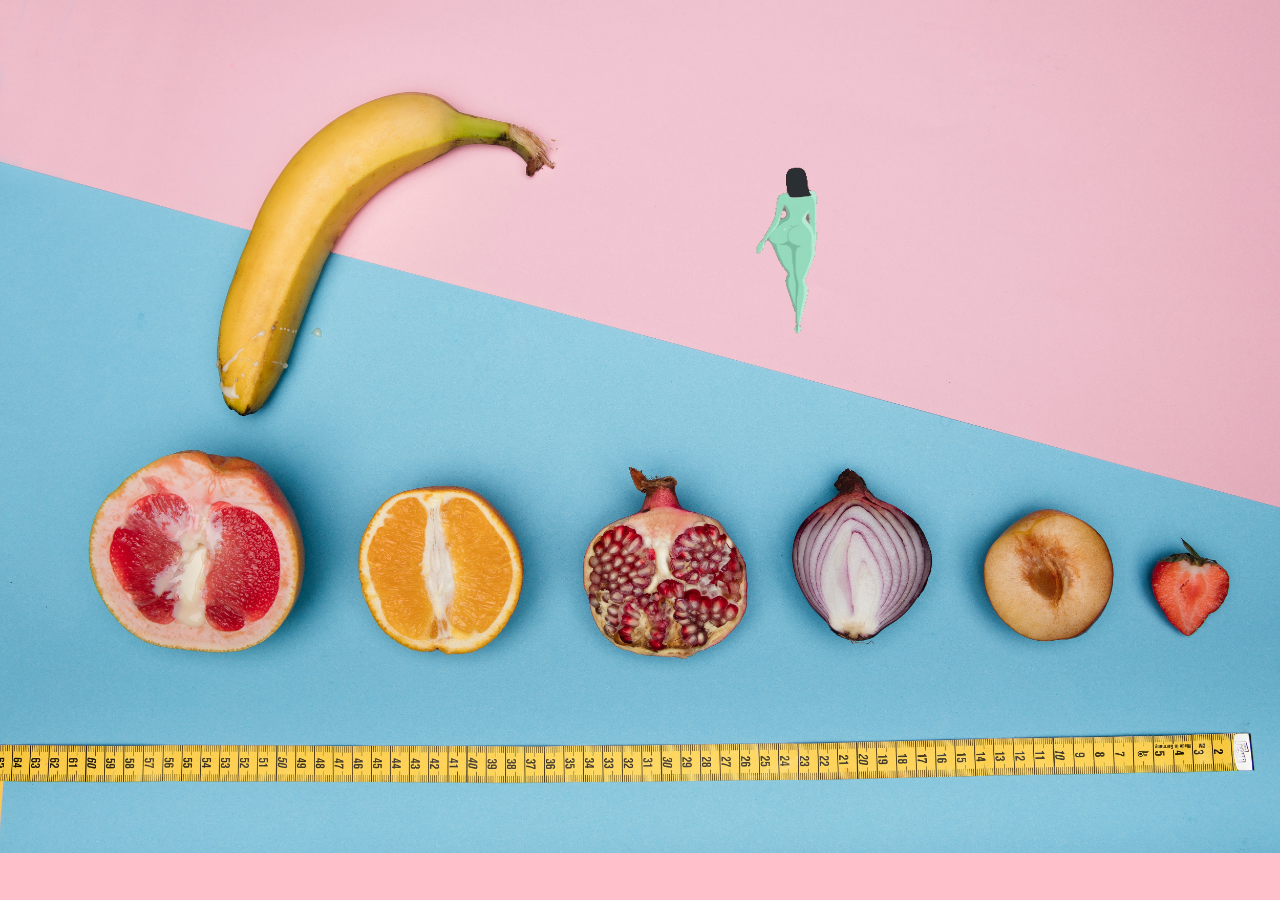
<file: index.html>
<!DOCTYPE html>
<html lang="en">

<head>
  <meta charset="UTF-8">
  <meta http-equiv="X-UA-Compatible" content="IE=edge">
  <meta name="viewport" content="width=device-width, initial-scale=1.0">
  <title>Document</title>
</head>

<body>
  <link rel="stylesheet" href="wellcome.css">

  <body>
    
      <h1>
       <a href="idpage.html"> <div class="well" style="position: absolute;top: 7.5rem;left: 1rem; color: #610521f6;font-family: sans-serif;font-size: 4rem;">WELL</div>

        <div class="scroller">
          <span>
            COME<br />
            CUM<br>
            COME<br />
            CUM <br>
          </span>
      </h1> <img class="lady1" src="walkinglady1.gif">
    </div></a>
  </body>
</body>

</html> 
<!--  -->
</file>
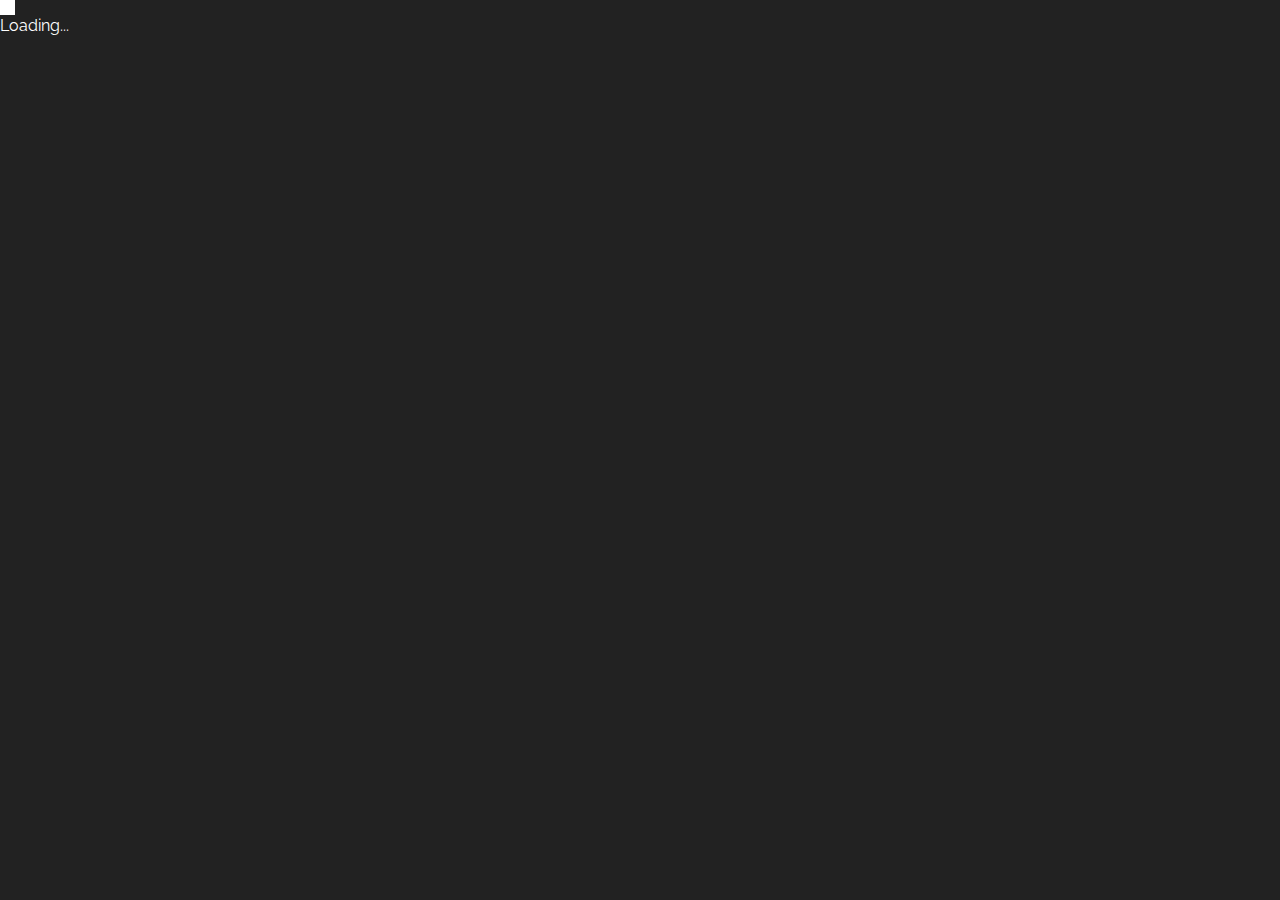
<file: fantasy.html>
<!DOCTYPE html>
<html lang="en">
<head>
  <meta charset="UTF-8">
  <meta http-equiv="X-UA-Compatible" content="IE=edge">
  <meta name="viewport" content="width=device-width, initial-scale=1.0">
  <title>Document</title>
</head>
<body>
  <link rel="stylesheet" href="fantasy.css">
  <div class="flex-container">  
    <div class="spinner"><p>  
      <div class="cube1"></div>  
      <div class="cube2"></div>  
      Loading...  
      </p>  
    </div>  
    <div class="flex-slide home">  
      <div class="flex-title flex-title-home">BDSM</div>  
      <div class="flex-about flex-about-home"><p>BDSM sex is a term for a variety of sexual practices that include bondage, discipline, dominance, submission, and sadism.</p></div>  
    </div>  
    <div class="flex-slide about">  
      <div class="flex-title">ROLE PLAY</div>  
      <div class="flex-about"><p>Role play can boost your confidence, make you more aware of your body and also add spark to your character since you've tried something refreshing and new, which has probably led to great sex.</p></div>  
    </div>  
    <div class="flex-slide work">  
      <div class="flex-title">Locker room</div>  
      <div class="flex-about"><p>No other sex tube is more popular and features more Locker Room scenes than Pornhub!</p>  
         
      </div>  
    </div>  
    <div class="flex-slide contact">  
      <div class="flex-title">Femdom</div>  
          <div class="flex-about">  
            <p>Femdom refers to a woman who is a dominant partner in Soft BDSM sexual activities.</p>  
            
      </div>  
    </div>  
  </div>  
  <script src="https://cdnjs.cloudflare.com/ajax/libs/jquery/3.1.1/jquery.min.js"></script>  
  <script src="https://s3-us-west-2.amazonaws.com/s.cdpn.io/769286/jquery.waitforimages.min.js"></script>  
  <script>(function(){  
    $('.flex-container').waitForImages(function() {  
         $('.spinner').fadeOut();  
    }, $.noop, true);  
    $(".flex-slide").each(function(){  
         $(this).hover(function(){  
              $(this).find('.flex-title').css({  
                   transform: 'rotate(0deg)',  
                   top: '10%'  
              });  
              $(this).find('.flex-about').css({  
                   opacity: '1'  
              });  
         }, function(){  
              $(this).find('.flex-title').css({  
                   transform: 'rotate(90deg)',  
                   top: '15%'  
              });  
              $(this).find('.flex-about').css({  
                   opacity: '0'  
              });  
         })  
    });  
})(); </script>
</body>
</html>
</file>
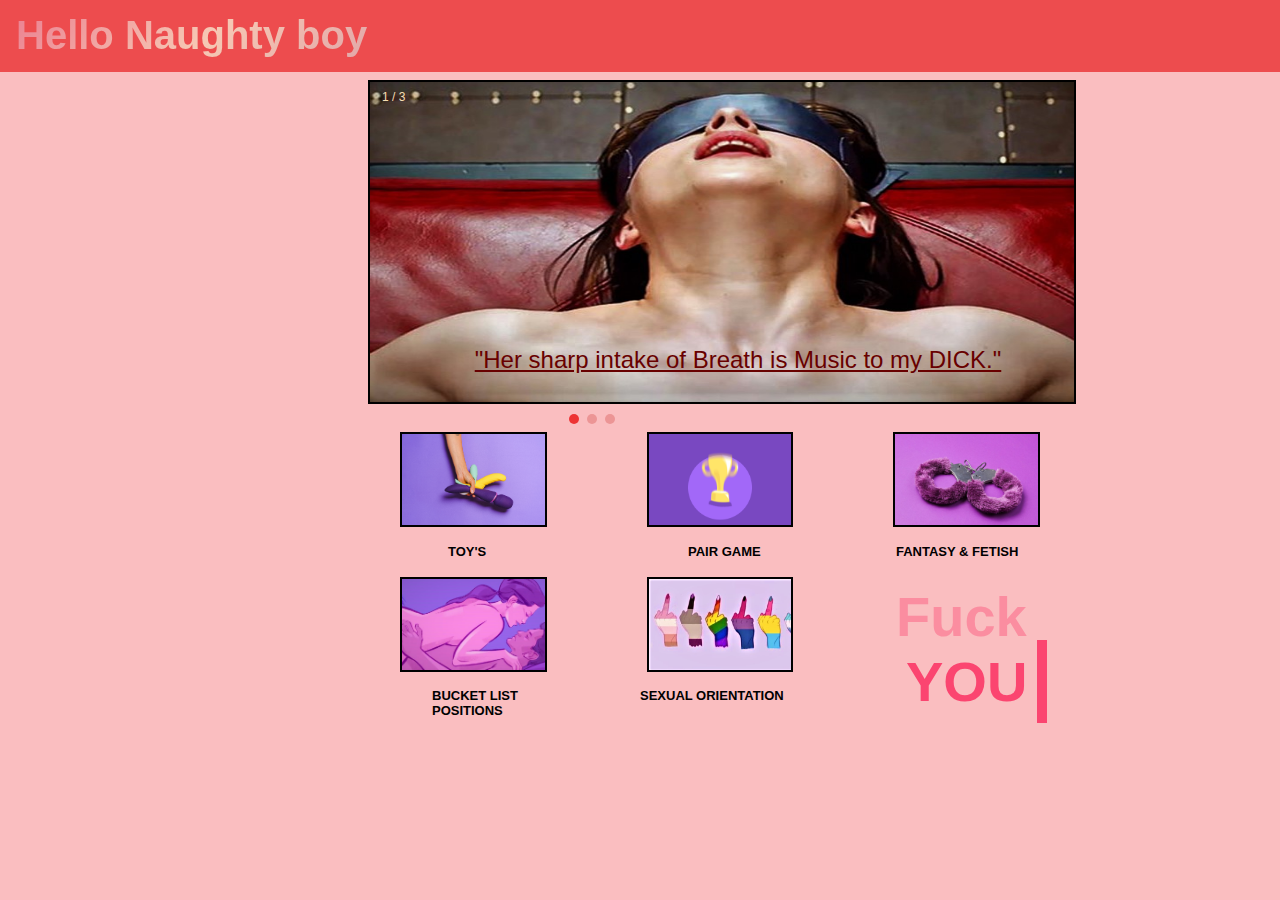
<file: home.html>
<!DOCTYPE html>
<html lang="en">

<head>
    <meta charset="UTF-8">
    <meta http-equiv="X-UA-Compatible" content="IE=edge">
    <meta name="viewport" content="width=device-width, initial-scale=1.0">
    <title>Document</title>
</head>

<body>
    <link rel="stylesheet" href="home.css">
    <header>
        <h1>
            <div class="container">
                <div class="row">
                    <div class="col-md-12 text-center">
                        <h3 class="animate-charcter"> Hello Naughty boy</h3>
                    </div>
                </div>
            </div>
        </h1>

        <!------------------------ -->




        <!-- ---------------------- -->
    </header>
    <main class="slides">
        <div class="slideshow-container">

            <div class="mySlides fade">
                <div class="numbertext">1 / 3</div>
                <img src="slide1.jpg" style="width: 44rem;height: 20rem;">
                <div class="text"
                    style="text-decoration: underline;font-size: large; color: rgb(104, 0, 0);position: absolute;top: 16rem;font-size: 1.5rem;left: 1rem;">
                    "Her sharp intake of Breath is Music to my DICK."</div>
            </div>

            <div class="mySlides fade">
                <div class="numbertext">2 / 3</div>
                <img src="slide2.jpg" style="width: 44rem;height: 20rem;">

                <div class="text"
                    style="text-decoration: underline;font-size: large; color: beige;position: absolute;top: 6rem;left: 11rem;font-size: 1.5rem;">
                    "You have done well in the <br>Oral portion of the Exam".</div>
            </div>

            <div class="mySlides fade">
                <div class="numbertext">3 / 3</div>
                <img src="slide3.jpg" style="width: 44rem;height: 20rem;">
                <div class="text"
                    style="text-decoration: underline;font-size: large; color: white; letter-spacing: 4px; ">Handsome TO
                    Threesomes</div>
            </div>

        </div>
        <br>

        <div style="text-align:center">
            <span class="dot"></span>
            <span class="dot"></span>
            <span class="dot"></span>
        </div>

        <script>
            let slideIndex = 0;
            showSlides();

            function showSlides() {
                let i;
                let slides = document.getElementsByClassName("mySlides");
                let dots = document.getElementsByClassName("dot");
                for (i = 0; i < slides.length; i++) {
                    slides[i].style.display = "none";
                }
                slideIndex++;
                if (slideIndex > slides.length) { slideIndex = 1 }
                for (i = 0; i < dots.length; i++) {
                    dots[i].className = dots[i].className.replace(" active", "");
                }
                slides[slideIndex - 1].style.display = "block";
                dots[slideIndex - 1].className += " active";
                setTimeout(showSlides, 6000); // Change image every 6 seconds
            }
        </script>
    </main>
    <main class="options">
        <div class="buttons-cointainers">
            <a href="toys.html" class="grid-item"
                style="background-image: url('pair-\ \(2\).jpg') ; background-size: cover;"></a>
            <a href="pair.html" class="grid-item"
                style="background-image: url('Trophy\ Animation.gif') ; background-size: 100%;"></a>
            <a href="fantasy.html" class="grid-item"
                style="background-image: url('fantasybutton.jpg') ; background-size: 100%;"></a>
            <a href="positions.html" class="grid-item"
                style="background-image: url('positionbutton.jpeg') ; background-size: cover;"></a>
            <a href="quiz.html" class="grid-item"
                style="background-image: url('orienbutton.jpeg') ; background-size: cover; background-repeat: no-repeat;"></a>
            
        </div>
        <div class="container">
            <h2 class="title">
                <span class="title-word title-word-1" style="position: absolute;
              top: 34rem;
              left: 28rem;
              font-size: small;">TOY'S</span>
            </h2>
            <h2 class="title">
                <span class="title-word title-word-1" style="position: absolute;
              top: 43rem;
              left: 27rem;
              font-size: small;">BUCKET LIST<BR>POSITIONS</span>
            </h2>
            <h2 class="title">
                <span class="title-word title-word-1" style="position: absolute;
              top: 34rem;
              left: 56rem;
              font-size: small;">FANTASY & FETISH</span>
            </h2>
            <h2 class="title">
                <span class="title-word title-word-1" style="position: absolute;
              top: 43rem;
              left: 40rem;
              font-size: small;">SEXUAL ORIENTATION</span>
            </h2>
            <h2 class="title">
                <span class="title-word title-word-1" style="position: absolute;
              top: 34rem;
              left: 43rem;
              font-size: small;">PAIR GAME</span>
            </h2>
        </div>
        
            <p class="typewriter">Fuck<br>
              <span data-text="You, Her, Everyone"></span>
            </p>
          <script>var span = document.querySelector(".typewriter span");
            var textArr = span.getAttribute("data-text").split(", "); 
            var maxTextIndex = textArr.length; 
            
            var sPerChar = 0.15; 
            var sBetweenWord = 1.5;
            var textIndex = 0; 
            
            typing(textIndex, textArr[textIndex]); 
            
            function typing(textIndex, text) {
                var charIndex = 0; 
                var maxCharIndex = text.length - 1; 
                
                var typeInterval = setInterval(function () {
                    span.innerHTML += text[charIndex]; 
                    if (charIndex == maxCharIndex) {
                        clearInterval(typeInterval);
                        setTimeout(function() { deleting(textIndex, text) }, sBetweenWord * 1000); 
                        
                    } else {
                        charIndex += 1; 
                    }
                }, sPerChar * 1000); 
            }
            
            function deleting(textIndex, text) {
                var minCharIndex = 0; 
                var charIndex = text.length - 1; 
            
                var typeInterval = setInterval(function () {
                    span.innerHTML = text.substr(0, charIndex); 
                    if (charIndex == minCharIndex) {
                        clearInterval(typeInterval);
                        textIndex + 1 == maxTextIndex ? textIndex = 0 : textIndex += 1; 
                        setTimeout(function() { typing(textIndex, textArr[textIndex]) }, sBetweenWord * 1000); 
                    } else {
                        charIndex -= 1; 
                    }
                }, sPerChar * 1000); 
            }</script>
    </main>
    <footer></footer>
</body>

</html>
</file>
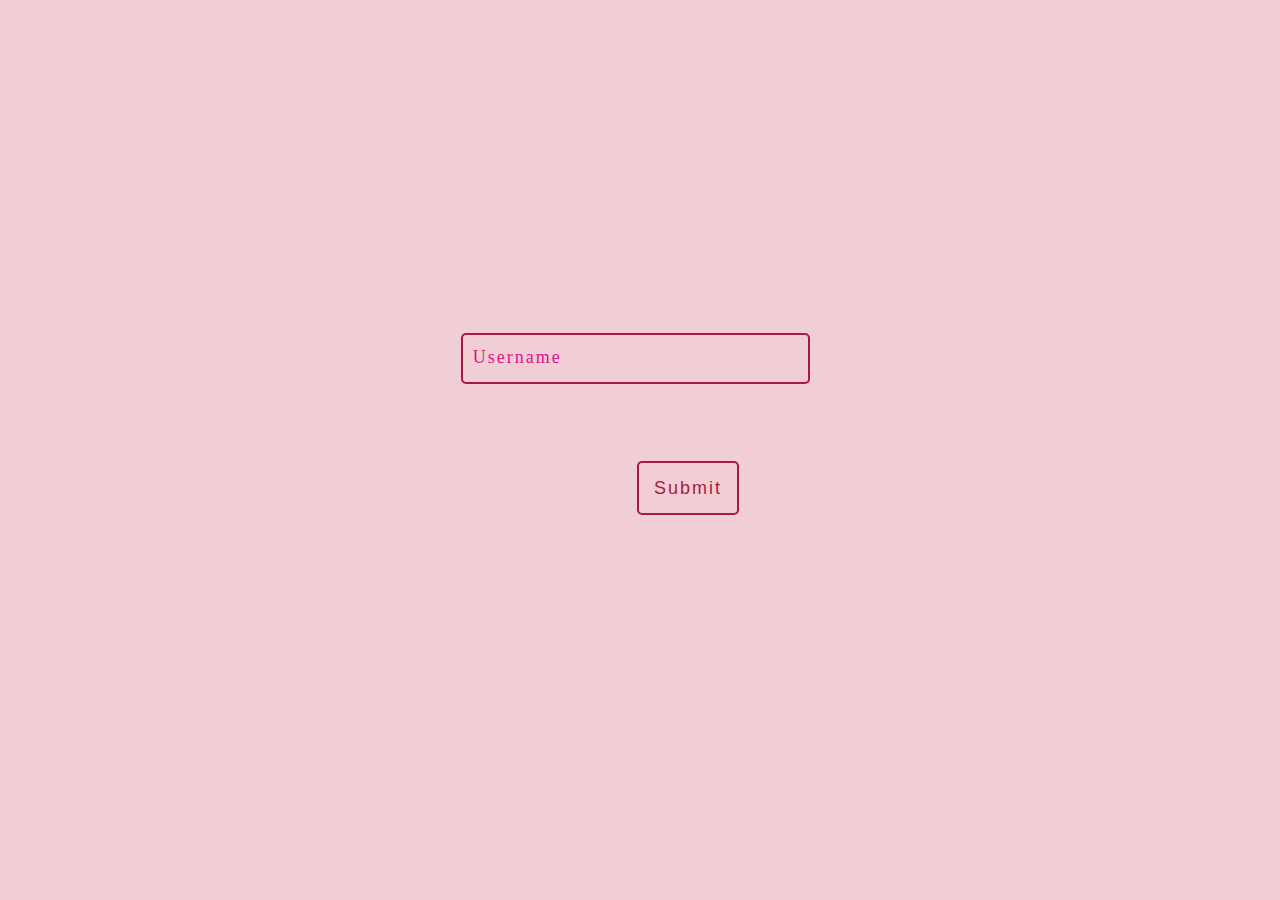
<file: idpage.html>
<!DOCTYPE html>
<html lang="en">

<head>
    <meta charset="UTF-8">
    <meta http-equiv="X-UA-Compatible" content="IE=edge">
    <meta name="viewport" content="width=device-width, initial-scale=1.0">
    <title>Document</title>
</head>
<link rel="stylesheet" href="idpage.css">

<body>
    <div class="input-coitainer" style="justify-content: center;position: relative;width: 25%;top: 37vh;left: 36%;">
        <input type="text" id="username" class="text-input" autocomplete="off" placeholder="Enter your Name"
            required="">
        <label class="label" for="username">Username</label>
       <a href="home.html"><button class="submit">Submit</button></a>
    </div>
    <!-- Code injected by live-server -->

</body>

</html>
</file>
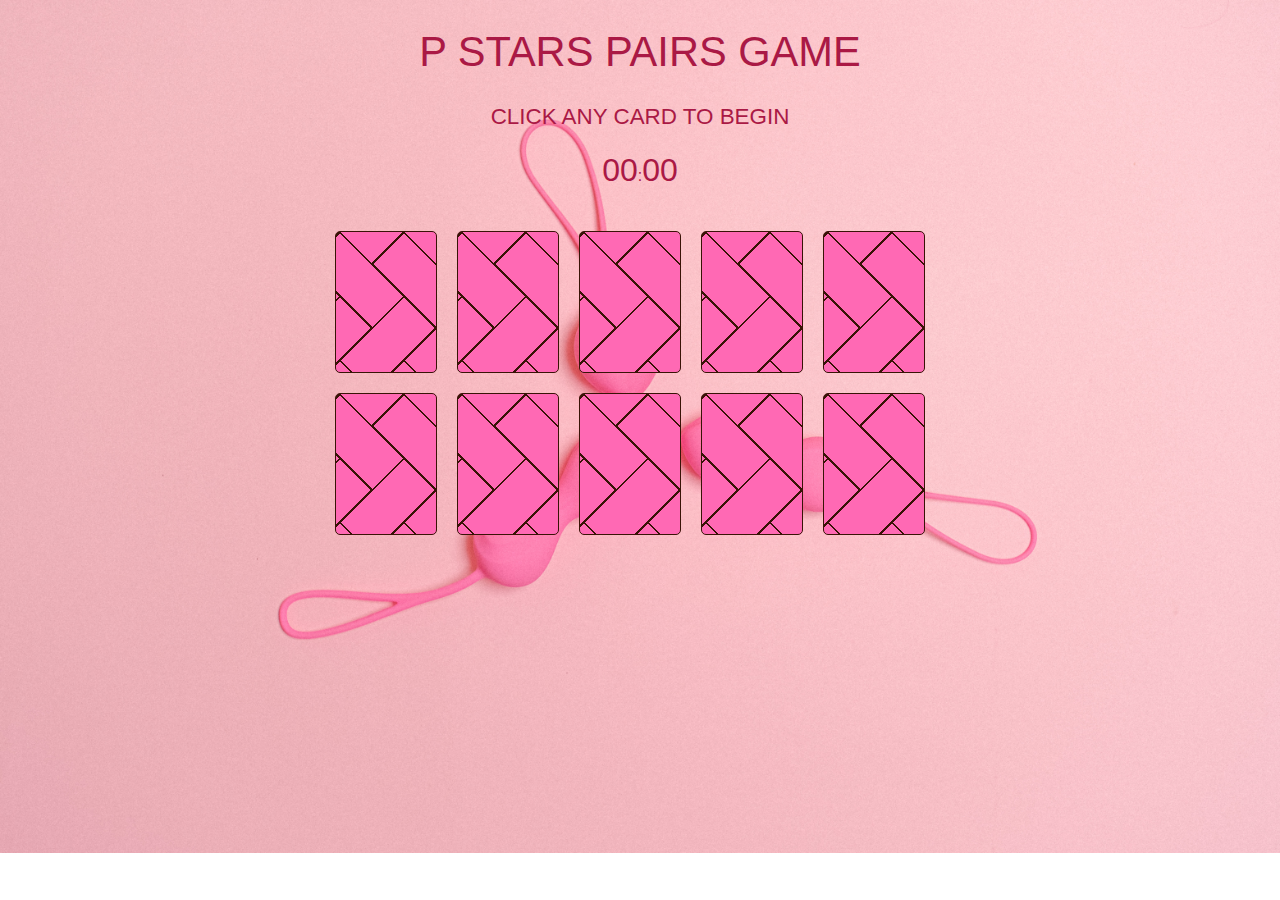
<file: pair.html>
<!DOCTYPE html>
<html lang="en">
<head>
    <meta charset="UTF-8">
    <meta http-equiv="X-UA-Compatible" content="IE=edge">
    <meta name="viewport" content="width=device-width, initial-scale=1.0">
    <title>Document</title>
</head>
<body>
    <link rel="stylesheet" href="pair.css">
    <div class="wrapper">  
        <h1>P Stars pairs Game</h1>  
        <h3>Click any card to begin</h3>  
        <p><span id="seconds">00</span>:<span id="tens">00</span></p>  
        <p id ="text" style="font-size: 2rem; text-decoration: underline;"></p>  
        <div id="container">  
        </div>  
       </div>
       <script>
            var myCards = document.getElementById('container');  
 var resultsArray = [];  
 var counter = 0;  
 var text = document.getElementById('text');  
 var seconds = 00;   
 var tens = 00;   
 var appendTens = document.getElementById("tens");  
 var appendSeconds = document.getElementById("seconds");  
 var Interval ;  
 var images = [  
  'sass',   
  'git',   
  'gulp',   
  'css',   
  'grunt'  
 ];  
 var clone = images.slice(0); // duplicate array  
 var cards = images.concat(clone); // merge to arrays   
 // Shufffel function  
 function shuffle(o){  
  for(var j, x, i = o.length; i; j = Math.floor(Math.random() * i), x = o[--i],  o[i] = o[j], o[j] = x);  
  return o;  
 }  
 shuffle(cards);  
 for (var i = 0; i < cards.length; i++) {  
  card = document.createElement('div');  
  card.dataset.item = cards[i];  
  card.dataset.view = "card";  
  myCards.appendChild(card);  
  card.onclick = function () {  
   if (this.className != 'flipped' && this.className != 'correct'){  
     this.className = 'flipped';  
     var result = this.dataset.item;  
     resultsArray.push(result);  
     clearInterval(Interval);  
     Interval = setInterval(startTimer, 10);  
   }  
   if (resultsArray.length > 1) {  
    if (resultsArray[0] === resultsArray[1]) {  
     check("correct");  
     counter ++;  
     win();  
     resultsArray = [];  
    } else {  
     check("reverse");  
     resultsArray = [];  
    }  
   }  
  }  
 };  
 var check = function(className) {  
  var x = document.getElementsByClassName("flipped");  
  setTimeout(function() {  
   for(var i = (x.length - 1); i >= 0; i--) {  
    x[i].className = className;  
   }  
  },500);  
 }  
 var win = function () {  
  if(counter === 5) {  
   clearInterval(Interval);  
   text.innerHTML = "Your time was " + seconds + ":" + tens +" Now Fuck Off ";  
  }   
 }  
 function startTimer () {  
  tens++;   
  if(tens < 9){  
   appendTens.innerHTML = "0" + tens;  
  }  
  if (tens > 9){  
   appendTens.innerHTML = tens;  
  }   
  if (tens > 99) {  
   seconds++;  
   appendSeconds.innerHTML = "0" + seconds;  
   tens = 0;  
   appendTens.innerHTML = "0" + 0;  
  }  
  if (seconds > 9){  
   appendSeconds.innerHTML = seconds;  
  }  
 } 
       </script>
</body>
</html>
</file>
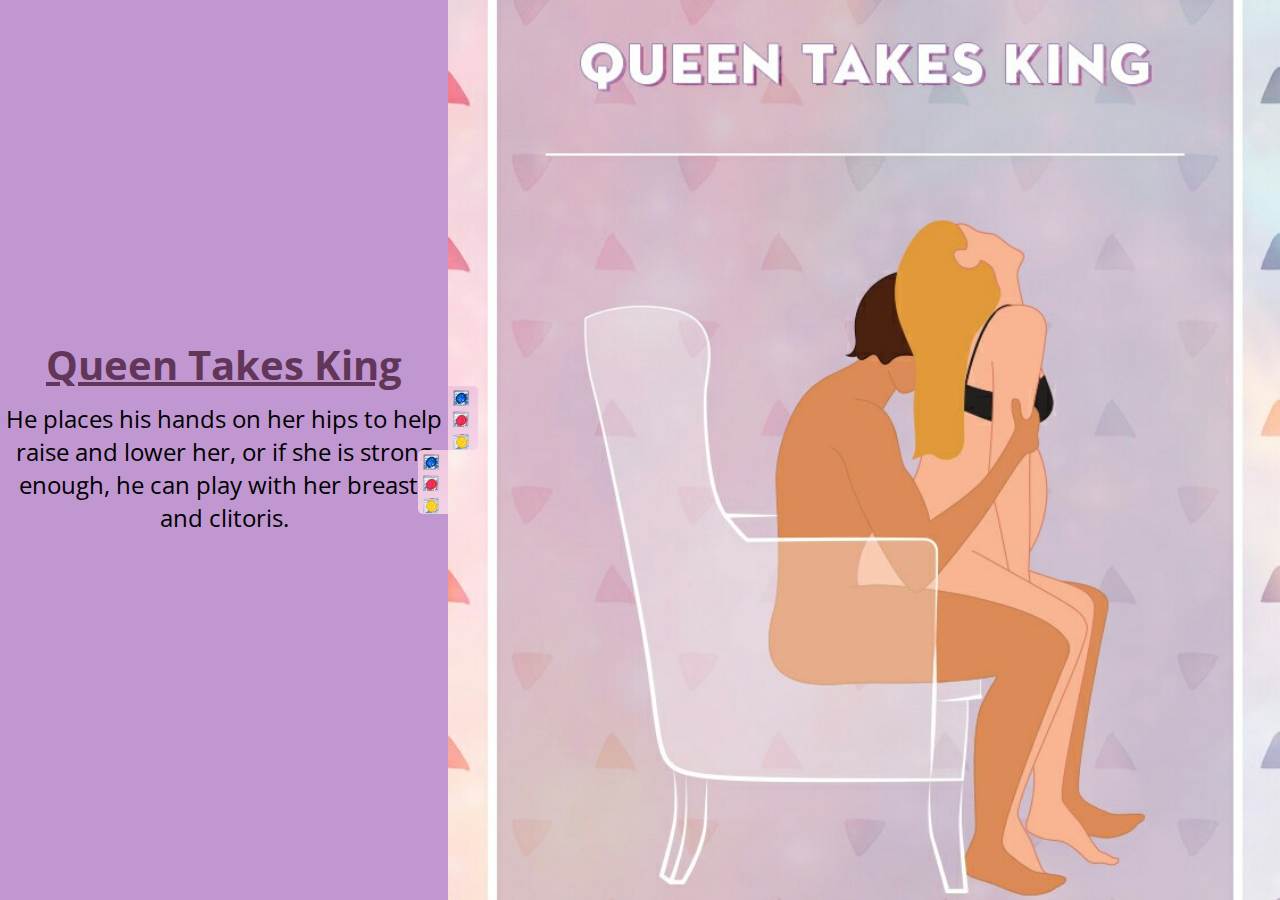
<file: positions.html>
<!DOCTYPE html>
<html lang="en">

<head>
  <meta charset="UTF-8">
  <meta http-equiv="X-UA-Compatible" content="IE=edge">
  <meta name="viewport" content="width=device-width, initial-scale=1.0">
  <title>Document</title>
</head>

<body>
  <link rel="stylesheet" href="positions.css">
  <div class="slider-container">
    <div class="left-slide">
      <div style="background-color:#f8ce8a">
        <h1 style="color: #ff9d00;text-decoration: underline;">Belt Bondage</h1>
        <p style="text-align: center;font-size: 1.5rem;color: black;">Being on top allows her to rub her clit against his pelvic bone or reach down with her fingers for some extra stimulation.</p>
      </div>
      <div style="background-color: #ffaebc">
        <h1 style="color: #ec2e4e;text-decoration: underline;">Hands Behind Ankle</h1>
        <p style="text-align: center;font-size: 1.5rem;color: black;">Entering into the kinky portion of our list, this is a position that you’ll want a comfortable pair of cuffs, a good deal of flexibility and some pre-game discussion.</p>
      </div>
      <div style="background-color: #b4f8c8">
        <h1 style="color: #11ec53;text-decoration: underline;">Women On Top</h1>
        <p style="text-align: center;font-size: 1.5rem;color: black;">Similar to cowgirl, the woman climbs on top of you but lies chest to chest, like an inverted missionary position. </p>
      </div>
      <div style="background-color: #a0e7e5">
        <h1 style="color: rgb(75, 75, 235);text-decoration: underline;">Standing Ovation</h1>
        <p style="text-align: center;font-size: 1.5rem;color: black;">Standing sex positions can be an incredibly hot way to change things up if you and your partner find yourself in the same old positions time and time again.</p>
      </div>
      <div style="background-color: #c197d2">
      <h1 style="color: #613659;text-decoration: underline;">Queen Takes King</h1>
      <p style="text-align: center;font-size: 1.5rem;color: black;">He places his hands on her hips to help raise and lower her, or if she is strong enough, he can play with her breasts and clitoris.</p>
      </div>
    </div>
    <div class="right-slide">
      <div style="  
       background-image:  url(queentakesking.jpg);  
      "></div>
      <div style="  
         background-image:  url(standing-room-only.png);  
      "></div>
      <div style="  
         background-image:  url(woman-on-top-sex-position_1024x1024.png);"></div>
      <div style="background-image: url(hands-behind-ankle.png); "></div>
      <div style="background-image: url(beltbondage.jpg); "></div>
    </div>
    <div class="action-buttons">
      <button class="down-button">
        <i class="fas fa-arrow-down"></i>
      </button>
      <button class="up-button">
        <i class="fas fa-arrow-up"></i>
      </button>
    </div>
  </div>
  <script> const sliderContainer = document.querySelector(".slider-container");
    const slideRight = document.querySelector(".right-slide");
    const slideLeft = document.querySelector(".left-slide");
    const upButton = document.querySelector(".up-button");
    const downButton = document.querySelector(".down-button");
    const slidesLength = slideRight.querySelectorAll("div").length;
    let activeSlideIndex = 0;
    slideLeft.style.top = `-${(slidesLength - 1) * 100}vh`;
    const changeSlide = (direction) => {
      const sliderHeight = sliderContainer.clientHeight;
      if (direction === "up") {
        activeSlideIndex++;
        if (activeSlideIndex > slidesLength - 1) activeSlideIndex = 0;
      } else if (direction === "down") {
        activeSlideIndex--;
        if (activeSlideIndex < 0) activeSlideIndex = slidesLength - 1;
      }
      slideRight.style.transform = `translateY(-${activeSlideIndex * sliderHeight
        }px)`;
      slideLeft.style.transform = `translateY(${activeSlideIndex * sliderHeight
        }px)`;
    };
    upButton.addEventListener("click", () => changeSlide("up"));
    downButton.addEventListener("click", () => changeSlide("down"));</script>
</body>

</html>
</file>
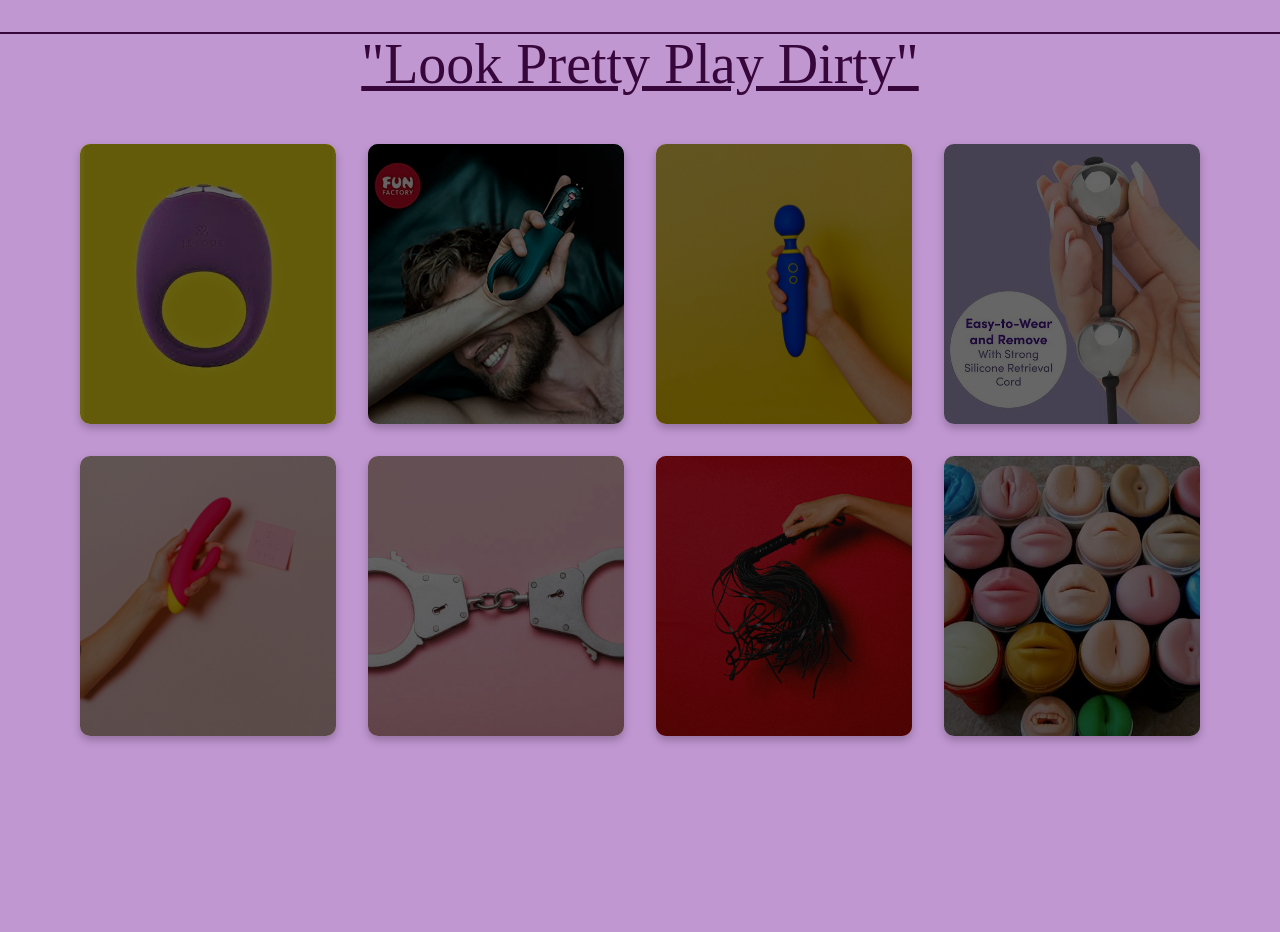
<file: toys.html>
<!DOCTYPE html>
<html lang="en">
<head>
    <meta charset="UTF-8">
    <meta http-equiv="X-UA-Compatible" content="IE=edge">
    <meta name="viewport" content="width=device-width, initial-scale=1.0">
    <title>Document</title>
</head>
<header>
  <hr>
</header>
<body>
    <link rel="stylesheet" href="toys.css">
    <div class="wrapper">
        <h1>"Look Pretty Play Dirty"</h1>
        <div class="cols">
            <div class="col" ontouchstart="this.classList.toggle('hover');">
              <div class="container">
                <div class="front" style="background-image: url(toy\ 8.jpg)">
                  
                </div>
                <div class="back">
                  <div class="inner">
                    <p>Cock Ring</p>
                  </div>
                </div>
              </div>
            </div>
            <div class="col" ontouchstart="this.classList.toggle('hover');">
              <div class="container">
                <div class="front" style=" background-image: url(toy\ 1.jpg)">
                  
                </div>
                <div class="back">
                  <div class="inner">
                    <p>Vibrating Stroker</p>
                  </div>
                </div>
              </div>
            </div>
            <div class="col" ontouchstart="this.classList.toggle('hover');">
              <div class="container">
                <div class="front" style="background-image: url(toy2.jpg)">
                
                </div>
                <div class="back">
                  <div class="inner">
                    <p>Round Head Vibrators</p>
                  </div>
                </div>
              </div>
            </div>
            <div class="col" ontouchstart="this.classList.toggle('hover');">
              <div class="container">
                <div class="front" style="background-image: url(toy\ 3.jpeg)">
                
                </div>
                <div class="back">
                  <div class="inner">
                    <p> Anal Beads</p>
                  </div>
                </div>
              </div>
            </div>
            <div class="col" ontouchstart="this.classList.toggle('hover');">
              <div class="container">
                <div class="front" style="background-image: url(toy\ 4.jpg)">
                 
                </div>
                <div class="back">
                  <div class="inner">
                    <p> Rabbit Vibrators</p>
                  </div>
                </div>
              </div>
            </div>
            <div class="col" ontouchstart="this.classList.toggle('hover');">
              <div class="container">
                <div class="front" style ="background-image: url(toy\ 5.jpeg)">
                 
                </div>
                <div class="back">
                  <div class="inner">
                    <p> Kinky Hand Cuffs</p>
                  </div>
                </div>
              </div>
            </div>
            <div class="col" ontouchstart="this.classList.toggle('hover');">
              <div class="container">
                <div class="front" style="background-image: url(toy\ 6.jpg)">
                 
                </div>
                <div class="back">
                  <div class="inner">
                    <p> Flogger</p>
                  </div>
                </div>
              </div>
            </div>
            <div class="col" ontouchstart="this.classList.toggle('hover');">
              <div class="container">
                <div class="front" style="background-image: url(toy\ 7.jpeg)">
                  
                </div>
                <div class="back">
                  <div class="inner">
                    <p>Silicon Oral Pink Lady<p>
                  </div>
                </div>
              </div>
            </div>
          </div>
       </div>
</body>
</html>
</file>
<file: wellcome.css>
*{margin: 0;
padding: 0;
height: 100%;
width: 100%;
}

body {
width: 100vw;
height: 100vh;
background:pink;
background-image: url(banana.jpg);
background-size: 100%;
background-repeat: no-repeat;

}
.lady1{
  height: 14rem;
    width: 24rem;
    position: absolute;
    top: 14%;
    left: 47%;
}
.well{
  text-transform: uppercase;
  letter-spacing: 8px;
overflow: hidden;
font-size: .6rem;
width: 0;
white-space: nowrap;
animation: 
  typing 5s forwards  ease-in-out;
width: 0;
}
@keyframes typing {
from { width: 0 ;color:#bc3247;}
to { width: 100% ; color: #a11a42f6;}
}

h1 {
font-weight: normal;
font-size: xxx-large;
position: absolute;
  width: 30%;
  padding: 2.6em 3.8em;
  cursor: pointer;
  top: 7.5rem;
  left: 35%;
  height: 7.5rem;
  
}


/* Scroller styling */
.scroller {
height: 1.2em;
line-height: 1.2em;
position: absolute;
overflow: hidden;
width: 10em;
}

.scroller>span {
position: absolute;
letter-spacing: 4px;
  top: 6rem;
  left: 2rem;
  animation: slide 8s infinite;
  color: #593251;
  font-size: -webkit-xxx-large;
}

@keyframes slide {
0% {
    top: 0;
}

25% {
    top: -1.2em;
}

50% {
    top: -2.4em;
}

75% {
    top: -3.6em;
}
}
</file>
<file: fantasy.css>
@import url('https://fonts.googleapis.com/css?family=Raleway');  
  
body {  
     margin: 0;  
     padding: 0;  
     font-family: 'Raleway', sans-serif;  
}  
.flex-container {  
     position: absolute;  
     height: 100vh;  
     width: 100%;  
     display: -webkit-flex; /* Safari */  
     display: flex;  
     overflow: hidden;  
     @media screen and (max-width: 768px) {  
          flex-direction: column;  
     }  
}  
.flex-title {  
     color: #f1f1f1;  
     position: relative;  
     font-size: 6vw;  
     margin: auto;  
     text-align: center;  
     transform: rotate(90deg);  
     top: 15%;  
     -webkit-transition: all 500ms ease;  
     -moz-transition: all 500ms ease;  
     -ms-transition: all 500ms ease;  
     -o-transition: all 500ms ease;  
     transition: all 500ms ease;  
     @media screen and (max-width: 768px) {  
          transform: rotate(0deg) !important;  
     }  
}  
.flex-about {  
     opacity: 0;  
     color: #f1f1f1;  
     position: relative;  
     width: 70%;  
     font-size: 2vw;  
     padding: 5%;  
     top: 20%;  
     border: 2px solid #f1f1f1;  
     border-radius: 10px;  
     line-height: 1.3;  
     margin: auto;  
     text-align: left;  
     transform: rotate(0deg);  
     -webkit-transition: all 500ms ease;  
     -moz-transition: all 500ms ease;  
     -ms-transition: all 500ms ease;  
     -o-transition: all 500ms ease;  
     transition: all 500ms ease;  
     @media screen and (max-width: 768px) {  
          padding: 0%;  
          border: 0px solid #f1f1f1;  
     }  
}  
.flex-slide {  
     -webkit-flex: 1; /* Safari 6.1+ */  
     -ms-flex: 1; /* IE 10 */    
     flex: 1;  
     cursor: pointer;  
     -webkit-transition: all 500ms ease;  
     -moz-transition: all 500ms ease;  
     -ms-transition: all 500ms ease;  
     -o-transition: all 500ms ease;  
     transition: all 500ms ease;  
     @media screen and (max-width: 768px) {  
          overflow: auto;  
          overflow-x: hidden;  
     }  
}  

.flex-slide:hover {  
     -webkit-flex-grow: 3;  
     flex-grow: 3;  
}  
.home {  
     height: 100vh;  
     background:linear-gradient(rgba(0, 0, 0, 0.5), rgba(0, 0, 0, 0.5)),url(bdsbutton.jpg);  
     background-size: 33%;  
     background-position: center center;  
     background-attachment: fixed;  
     @media screen and (min-width: 768px) {  
          animation: aboutFlexSlide $defaultSeconds 1;  
          animation-delay: 0s;  
     }  
}  
@keyframes aboutFlexSlide {  
     0% {  
          -webkit-flex-grow: 1;  
          flex-grow: 1;  
     }  
     50% {  
          -webkit-flex-grow: 3;  
          flex-grow: 3;  
     }  
     100% {  
          -webkit-flex-grow: 1;  
          flex-grow: 1;  
     }  
}  
.flex-title-home {  
     @media screen and (min-width: 768px) {  
          transform: rotate(90deg);  
          top: 15%;  
          animation: aboutFlexSlide $defaultSeconds 1;  
          animation-delay: 0s;  
     }  
}  
@keyframes homeFlextitle {  
     0% {  
          transform: rotate(90deg);  
          top: 15%;  
     }  
     50% {  
          transform: rotate(0deg);  
          top: 15%;  
     }  
     100% {  
          transform: rotate(90deg);  
          top: 15%;  
     }  
}  
.flex-about-home {  
     opacity: 0;  
     @media screen and (min-width: 768px) {  
          animation: aboutFlexSlide $defaultSeconds 1;  
          animation-delay: 0s;  
     }  
}  
@keyframes flexAboutHome {  
     0% {  
          opacity: 0;  
     }  
     50% {  
          opacity: 1;  
     }  
     100% {  
          opacity: 0;  
     }  
}  
.about {  
     background: linear-gradient(rgba(0, 0, 0, 0.5), rgba(0, 0, 0, 0.5)), url(roleplaybutton.jpg);  
     background-size: -3%;  
     background-position: center center;  
     background-attachment: fixed;       
}  
.contact-form {  
     width: 100%;  
}  
input {  
     width: 100%;  
}  
textarea {  
     width: 100%;       
}  
.contact {  
          background:linear-gradient(rgba(0, 0, 0, 0.5), rgba(0, 0, 0, 0.5)), url(fdombutton.jpeg);  
     background-size: 33%;  
     background-position: center center;  
     background-attachment: fixed;  
}  
.work {  
          background: linear-gradient(rgba(0, 0, 0, 0.5), rgba(0, 0, 0, 0.5)),url(lroombutton.jpeg);  
     background-size: 47%;  
     background-position: center center;  
     background-attachment: fixed;  
}  
 
.spinner {  
     position: fixed;  
     top: 0;  
     left: 0;  
     background: #222;  
     height: 100%;  
     width: 100%;  
     z-index: 11;  
     margin-top: 0;  
     color: #fff;  
     font-size: 1em;  
}  
.cube1, .cube2 {  
 background-color: #fff;  
 width: 15px;  
 height: 15px;  
 position: absolute;  
 top: 0;  
 left: 0;  
 -webkit-animation: sk-cubemove 1.8s infinite ease-in-out;  
 animation: sk-cubemove 1.8s infinite ease-in-out;  
}  
.cube2 {  
 -webkit-animation-delay: -0.9s;  
 animation-delay: -0.9s;  
}  
@-webkit-keyframes sk-cubemove {  
 25% { -webkit-transform: translateX(42px) rotate(-90deg) scale(0.5) }  
 50% { -webkit-transform: translateX(42px) translateY(42px) rotate(-180deg) }  
 75% { -webkit-transform: translateX(0px) translateY(42px) rotate(-270deg) scale(0.5) }  
 100% { -webkit-transform: rotate(-360deg) }  
}  
@keyframes sk-cubemove {  
 25% {   
  transform: translateX(42px) rotate(-90deg) scale(0.5);  
  -webkit-transform: translateX(42px) rotate(-90deg) scale(0.5);  
 } 50% {   
  transform: translateX(42px) translateY(42px) rotate(-179deg);  
  -webkit-transform: translateX(42px) translateY(42px) rotate(-179deg);  
 } 50.1% {   
  transform: translateX(42px) translateY(42px) rotate(-180deg);  
  -webkit-transform: translateX(42px) translateY(42px) rotate(-180deg);  
 } 75% {   
  transform: translateX(0px) translateY(42px) rotate(-270deg) scale(0.5);  
  -webkit-transform: translateX(0px) translateY(42px) rotate(-270deg) scale(0.5);  
 } 100% {   
  transform: rotate(-360deg);  
  -webkit-transform: rotate(-360deg);  
 }  
}
</file>
<file: home.css>
* {
    margin: 0;
    padding: 0;
}

body {
    height: 100%;
    width: 100%;
    background-color: #fabec0;
}

header {
  background-color: #ed4c4e;
  height: 8vh;
    width: 100%;
}

h1 {
  font-size: small;
  position: absolute;
  top: 0.8rem;
  left: 1rem;
}




.animate-charcter
{
  background-image: linear-gradient(
    -225deg,
    #eb8191 0%,
    #f6c8b4 29%,
    #d794a1 67%,
    #ccf1e5 100%
  );
  background-size: auto auto;
  background-clip: border-box;
  background-size: 200% auto;
  color: #fff;
  background-clip: text;
  text-fill-color: transparent;
  -webkit-background-clip: text;
  -webkit-text-fill-color: transparent;
  animation: textclip 6s linear infinite;
  display: inline-block;
      font-size: 2.5rem;
}

@keyframes textclip {
  to {
    background-position: 200% center;
  }
}
.title-word {
  animation: color-animation 9s linear infinite ;
}

.title-word-1 {
  --color-1: #cb384c;
  --color-2: #fb4570;
  --color-3: #e43d40;
}



@keyframes color-animation {
  0%    {color: var(--color-1)}
  32%   {color: var(--color-1)}
  33%   {color: var(--color-2)}
  65%   {color: var(--color-2)}
  66%   {color: var(--color-3)}
  99%   {color: var(--color-3)}
  100%  {color: var(--color-1)}
}

/* Here are just some visual styles. 🖌 */

/* -----------------------------BODY---------------------------- */
* {box-sizing: border-box;}
body {font-family: Verdana, sans-serif;}
.mySlides {display: none;}
img {vertical-align: middle;}

/* Slideshow container */
.slideshow-container {
  max-width: 1000px;
  position: absolute;
  margin: auto;
  top: 5rem;
  left: 23rem;
  border: 2px solid black;
}

/* Caption text */
.text {
  color: red;
  font-size: 15px;
  padding: 8px 12px;
  position: absolute;
  bottom: 8px;
  width: 100%;
  text-align: center;
}

/* Number text (1/3 etc) */
.numbertext {
  color: wheat;
  font-size: 12px;
  padding: 8px 12px;
  position: absolute;
  top: 0;
}

/* The dots/bullets/indicators */
.dot {
  height: 10px;
  width: 10px;
  margin: 0 2px;
  background-color: rgb(236, 149, 149);
  border-radius: 50%;
  display: inline-block;
  position: relative; 
  top: 20rem;
  left: -3rem;
  transition: background-color 0.6s ease ;
}

.active {
  background-color: rgb(237, 52, 52);
}

/* Fading animation */
.fade {
  animation-name: fade;
  animation-duration: 2s ;
}

@keyframes fade {
  from {opacity: .4} 
  to {opacity: 2}
}

/* On smaller screens, decrease text size */
@media only screen and (max-width: 300px) {
  .text {font-size: 18px}
}
/* -----------------------tools button-------------------------- */

.buttons-cointainers{
  display: grid;
  gap: 50px 100px;
  grid-template-columns: auto auto auto;
  height: 15rem;
  width: 40rem;
  position: absolute;
  top: 27rem;
  left: 25rem;
}
.grid-item{
  border: 2px solid black;
}
/* ---------------- */
:root {
  --text-color: #fb4570;
}



.typewriter {
  font-family: Arial, Helvetica, sans-serif;
  font-size: 56px;
  color: #fb8da0;
  font-weight: bold;
  position: relative;
  position: absolute;
    top: 45rem;
    left: 56rem;
    height: 19rem;
  transform: translateY(-50%);
}

.typewriter span {
  color: var(--text-color);
  text-transform: uppercase;
  padding: 10px;
  border-right: solid var(--text-color) 10px; 
  animation: cursor 1s ease-in-out infinite;
}

@keyframes cursor {
  from { border-color: var(--text-color); }
  to { border-color: transparent; }
}

@media (max-width: 576px) {
  .typewriter { font-size: 24px; }
}
@media (max-width: 768px) {
  .typewriter { font-size: 36px; }
}
/* responsive------------------------------------------- */
@media(max-width :1000px){
  body{
    height: 90vh;
    width: 100vw;
  }
  .animate-charcter{
    font-size: 2rem;
  }
  header{
    width: 283vw;
  }
  .dot{
    left: 17rem;
    top: 22rem;
  }
}
.typewriter{
  top: 46rem;
}
</file>
<file: idpage.css>
* {
    margin: 0;
    padding: 0;
}

body {
    background-color: #f1ced4;

}

.input-cointainer {
    justify-content: center;
    position: relative;
    width: 25%;
    top: 37vh;
    left: 36%;

}

.label {
    position: absolute;
    left: 10px;
    top: 14px;
    transition: all 0.2s;
    padding: 0 2px;
    z-index: 1;
    color: #e20e8d;
    letter-spacing: 2px;
    font-size: large;
}

.text-input {

    padding: 0.8rem;
    width: 100%;
    height: 100%;
    border: 2px solid #aa1945;
    border-radius: 5px;
    font-size: 18px;
    outline: none;
    transition: none 0.3s;
    color: #aa1945;
    position: relative;
    background-color: #f1ced4;
}

.submit {
    border: 2px solid #aa1945;
    cursor: pointer;
    color: #aa1945;
    border-radius: 5px;
    font-size: 18px;
    outline: none;
    transition: none 0.3s;
    position: relative;
    background-color: #f1ced4;
    position: absolute;
    top: 8rem;
    left: 11rem;
    width: 8vw;
    height: 6vh;
    letter-spacing: 2px;
}

.label::before {
    content: "";
    height: 5px;
    background: #f1ced4;
    position: absolute;
    left: 0px;
    top: 10px;
    width: 100%;
    z-index: -1;

}

.text-input:focus {
    border: 1px solid #391306;

}

.text-input:focus+.label,
.filled {
    top: -10px;
    columns: #391306;
    font-size: 14px;
}

.text-input::placeholder {
    font-size: 16px;
    opacity: 0;
    transition: all 0.3s;

}

.text-input:focus::placeholder {
    opacity: 1;
}
/* responsive------------------------------------- */
@media(max-width :1000px){

    .submit {
        border: 2px solid #aa1945;
        cursor: pointer;
        color: #aa1945;
        border-radius: 5px;
        font-size: 18px;
        outline: none;
        transition: none 0.3s;
        position: relative;
        background-color: #f1ced4;
        position: absolute;
        top: 8rem;
        left: 2rem;
        width: 22vw;
        height: 6vh;
        letter-spacing: 2px;
    }
    .text-input{
        width: 168%;
        left: -2rem;
    }
}
</file>
<file: pair.css>
/* Variabes */  
 /* Mixin's */  
 body {  
    background-image: url("pair-bg.jpg");
    background-size: 100%;
    background-repeat: no-repeat;
    font-family: "HelveticaNeue-Light", "Helvetica Neue Light", "Helvetica Neue", Helvetica, Arial, "Lucida Grande", sans-serif;  
    height: 100%;  
    color: #AA1945;  
    text-align: center;  
}  
h1, h2 {  
    font-weight: 100;  
    font-size: 2.6em;  
    text-transform: uppercase;  
}  
h3 {  
    font-family: 'Roboto', sans-serif;  
    font-weight: 100;  
    font-size: 1.4em;  
    text-transform: uppercase;  
}  
#seconds, #tens {  
    font-size: 2em;  
}  
button {  
    -moz-border-radius: 5px;  
    -webkit-border-radius: 5px;  
    border-radius: 5px;  
    -khtml-border-radius: 5px;  
    background: #F1CED4;  
    color: #F1CED4;  
    border: solid 1px #391306;  
    text-decoration: none;  
    cursor: pointer;  
    font-size: 1.2em;  
    padding: 18px 10px;  
    width: 180px;  
    margin: 10px;  
    outline: none;  
}  
button:hover {  
    -webkit-transition: all 0.5s ease-in-out;  
    -moz-transition: all 0.5s ease-in-out;  
    transition: all 0.5s ease-in-out;  
    background: #F1CED4;  
    border: solid 1px #F1CED4;  
    color: #AA1945;  
}  
#container {  
    width: 630px;  
    margin: 10px auto;  
}  
#container:after {  
    content: "";  
    display: table;  
    clear: both;  
}  
[data-view="card"] {  
    transform: rotateY(180deg);  
    width: 100px;  
    height: 140px;  
    border: solid 1px #391306;  
    border-radius: 5px;  
    float: left;  
    margin: 10px;  
    cursor: pointer;  
    background: linear-gradient(135deg, hotpink 22px, #391306 22px,  24px, transparent 24px, transparent 67px, #391306 67px, #391306 69px, transparent 69px), linear-gradient(225deg, hotpink 22px, #391306 22px, #391306 24px, transparent 24px, transparent 67px, #391306 67px, #391306 69px, transparent 69px) 0 64px;  
    background-color: hotpink;  
    background-size: 64px 128px;  
}  
.flipped {  
    transition: 0.6s;  
    transform-style: preserve-3d;  
    position: relative;  
    transform: rotateY(0deg);  
}  
.reverse {  
    transition: 0.6s;  
    transform-style: preserve-3d;  
    position: relative;  
    transform: rotateY(180deg);  
}  
.correct {  
    opacity: 2;  
    cursor: default;  
    transform-style: preserve-3d;  
    position: relative;  
    transform: rotateY(0deg);  
}  
/* Icons */  
.correct[data-item="sass"], .flipped[data-item="sass"] {  
    background: url("pair1.jpeg") left center no-repeat #fff;  
    background-size: cover;  
}  
.correct[data-item="gulp"], .flipped[data-item="gulp"] {  
    background: url("pair2.jpg") left center no-repeat #fff;  
    background-size: cover;  
}  
.correct[data-item="grunt"], .flipped[data-item="grunt"] {  
    background: url("pair3.jpeg") left center no-repeat #fff;  
    background-size: cover;  
}  
.correct[data-item="git"], .flipped[data-item="git"] {  
    background: url("pair4.jpg") left center no-repeat #fff;  
    background-size: cover;  
}  
.correct[data-item="css"], .flipped[data-item="css"] {  
    background: url("pair5.jpeg") left center no-repeat #fff;  
    background-size: cover;  
}
</file>
<file: positions.css>
@import url("https://fonts.googleapis.com/css?family=Open+Sans&display=swap");  
* {  
 box-sizing: border-box;  
 margin: 0;  
 padding: 0;  
}  
body {  
 font-family: "Open Sans", sans-serif;  
 height: 100vh;  
}  
.slider-container {  
 position: relative;  
 overflow: hidden;  
 width: 100vw;  
 height: 100vh;  
}  
.left-slide {  
 height: 100%;  
 width: 35%;  
 position: absolute;  
 top: 0;  
 left: 0;  
 transition: transform 0.5s ease-in-out;  
}  
.left-slide > div {  
 height: 100%;  
 width: 100%;  
 display: flex;  
 flex-direction: column;  
 align-items: center;  
 justify-content: center;  
 color: #fff;  
}  
.left-slide h1 {  
 font-size: 40px;  
 margin-bottom: 10px;  
 margin-top: -30px;  
}  
.right-slide {  
 height: 100%;  
 position: absolute;  
 top: 0;  
 left: 35%;  
 width: 65%;  
 transition: transform 0.5s ease-in-out;  
}  
.right-slide > div {  
 background-repeat: no-repeat;  
 background-size: cover;  
 background-position: center center;  
 height: 100%;  
 width: 100%;  
}  
button {  
background-image: url(111.jpg);
background-size: cover;
  border: none;  
 color: #aaa;  
 cursor: pointer;  
 font-size: 16px;  
 padding: 15px;  
 height: 4rem;
}  
button:hover {  
 color: #222;  
}  
button:focus {  
 outline: none;  
}  
.slider-container .action-buttons button {  
 position: absolute;  
 left: 35%;  
 top: 50%;  
 z-index: 100;  
}  
.slider-container .action-buttons .down-button {  
 transform: translateX(-100%);  
 border-top-left-radius: 5px;  
 border-bottom-left-radius: 5px;  
}  
.slider-container .action-buttons .up-button {  
 transform: translateY(-100%);  
 border-top-right-radius: 5px;  
 border-bottom-right-radius: 5px;  
}
</file>
<file: toys.css>
*{
  margin: 0;
  padding: 0;
  -webkit-box-sizing: border-box;
          box-sizing: border-box;
}
hr{
  width: 100vw;
  border: 1px solid #37073b;
  position: absolute;
}
body{
  background-color: #c197d2;
  width: 100vw;
  height: 100vh;
}

h1{
  font-size: 3.5rem;
  font-family: 'Montserrat';
  font-weight: normal;
  color: #37073b;
  text-decoration: underline;
  text-align: center;
  margin: 2rem 0;
}

.wrapper{
  width: 90%;
  margin: 0 auto;
  max-width: 80rem;
}

.cols{
  display: -webkit-box;
  display: -ms-flexbox;
  display: flex;
  -ms-flex-wrap: wrap;
      flex-wrap: wrap;
  -webkit-box-pack: center;
      -ms-flex-pack: center;
          justify-content: center;
}

.col{
  width: calc(25% - 2rem);
  margin: 1rem;
  cursor: pointer;
}

.container{
  -webkit-transform-style: preserve-3d;
          transform-style: preserve-3d;
  -webkit-perspective: 1000px;
          perspective: 1000px;
}

.front,
.back{
  background-size: cover;
  box-shadow: 0 4px 8px 0 rgba(0,0,0,0.25);
  border-radius: 10px;
  background-position: center;
  -webkit-transition: -webkit-transform .7s cubic-bezier(0.4, 0.2, 0.2, 1);
  transition: -webkit-transform .7s cubic-bezier(0.4, 0.2, 0.2, 1);
  -o-transition: transform .7s cubic-bezier(0.4, 0.2, 0.2, 1);
  transition: transform .7s cubic-bezier(0.4, 0.2, 0.2, 1);
  transition: transform .7s cubic-bezier(0.4, 0.2, 0.2, 1), -webkit-transform .7s cubic-bezier(0.4, 0.2, 0.2, 1);
  -webkit-backface-visibility: hidden;
          backface-visibility: hidden;
  text-align: center;
  min-height: 280px;
  height: auto;
  border-radius: 10px;
  color: #c197d2;
  font-size: 2.5rem;
}

.back{
  /* background: #cedce7;
  background: -webkit-linear-gradient(45deg,  #cedce7 0%,#596a72 100%);
  background: -o-linear-gradient(45deg,  #cedce7 0%,#596a72 100%);
  background: linear-gradient(45deg,  #cedce7 0%,#596a72 100%); */
  background-color: #37073b;
}

.front:after{
  position: absolute;
    top: 0;
    left: 0;
    z-index: 1;
    width: 100%;
    height: 100%;
    content: '';
    display: block;
    opacity: .6;
    background-color: #000;
    -webkit-backface-visibility: hidden;
            backface-visibility: hidden;
    border-radius: 10px;
}
.container:hover .front,
.container:hover .back{
    -webkit-transition: -webkit-transform .7s cubic-bezier(0.4, 0.2, 0.2, 1);
    transition: -webkit-transform .7s cubic-bezier(0.4, 0.2, 0.2, 1);
    -o-transition: transform .7s cubic-bezier(0.4, 0.2, 0.2, 1);
    transition: transform .7s cubic-bezier(0.4, 0.2, 0.2, 1);
    transition: transform .7s cubic-bezier(0.4, 0.2, 0.2, 1), -webkit-transform .7s cubic-bezier(0.4, 0.2, 0.2, 1);
}

.back{
    position: absolute;
    top: 0;
    left: 0;
    width: 100%;
}

.inner{
    -webkit-transform: translateY(-50%) translateZ(60px) scale(0.94);
            transform: translateY(-50%) translateZ(60px) scale(0.94);
    top: 50%;
    position: absolute;
    left: 0;
    width: 100%;
    padding: 2rem;
    -webkit-box-sizing: border-box;
            box-sizing: border-box;
    outline: 1px solid transparent;
    -webkit-perspective: inherit;
            perspective: inherit;
    z-index: 2;
}

.container .back{
    -webkit-transform: rotateY(180deg);
            transform: rotateY(180deg);
    -webkit-transform-style: preserve-3d;
            transform-style: preserve-3d;
}

.container .front{
    -webkit-transform: rotateY(0deg);
            transform: rotateY(0deg);
    -webkit-transform-style: preserve-3d;
            transform-style: preserve-3d;
}

.container:hover .back{
  -webkit-transform: rotateY(0deg);
          transform: rotateY(0deg);
  -webkit-transform-style: preserve-3d;
          transform-style: preserve-3d;
}

.container:hover .front{
  -webkit-transform: rotateY(-180deg);
          transform: rotateY(-180deg);
  -webkit-transform-style: preserve-3d;
          transform-style: preserve-3d;
}

.front .inner p{
  font-size: 2rem;
  margin-bottom: 2rem;
  position: relative;
}

.front .inner p:after{
  content: '';
  width: 4rem;
  height: 2px;
  position: absolute;
  background: #C6D4DF;
  display: block;
  left: 0;
  right: 0;
  margin: 0 auto;
  bottom: -.75rem;
}

.front .inner span{
  color: rgba(255,255,255,0.7);
  font-family: 'Montserrat';
  font-weight: 300;
}

@media screen and (max-width: 64rem){
  .col{
    width: calc(33.333333% - 2rem);
  }
}

@media screen and (max-width: 48rem){
  .col{
    width: calc(50% - 2rem);
  }
}

@media screen and (max-width: 32rem){
  .col{
    width: 100%;
    margin: 0 0 2rem 0;
  }
}
</file>
